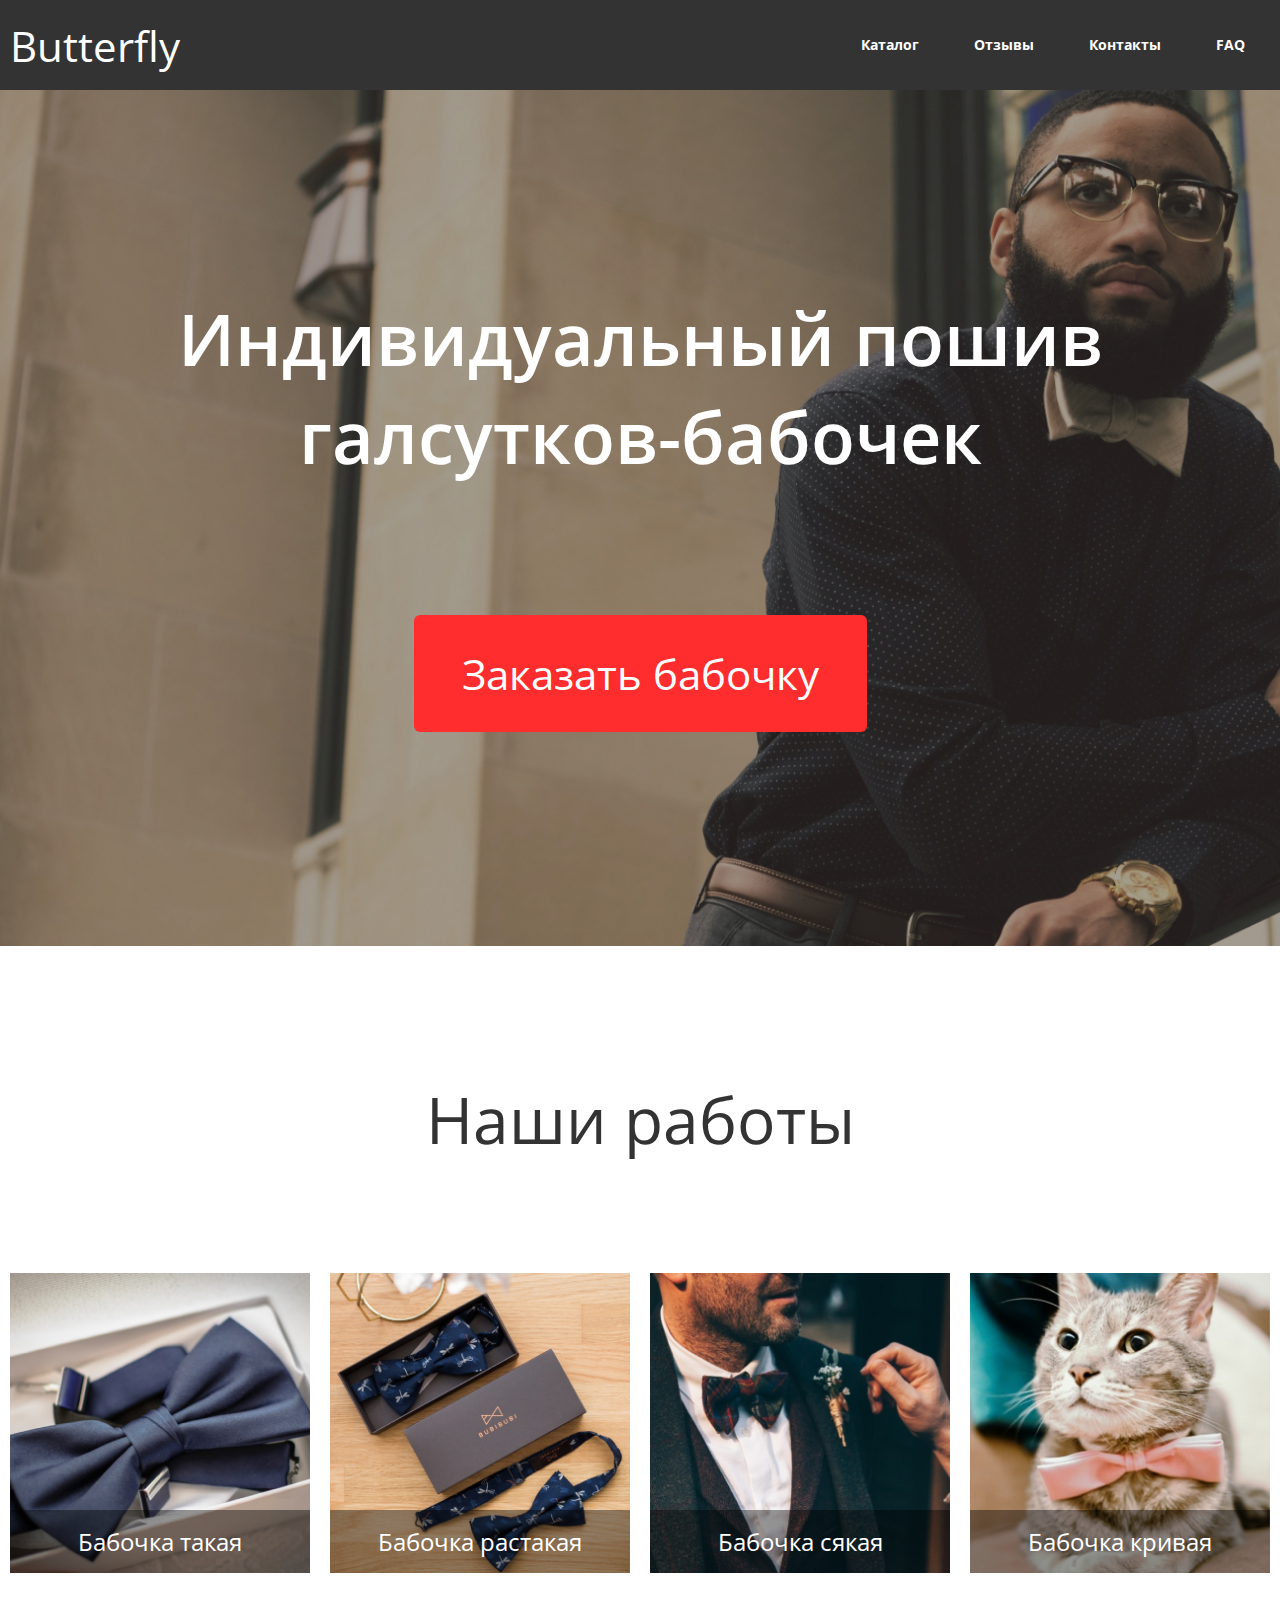
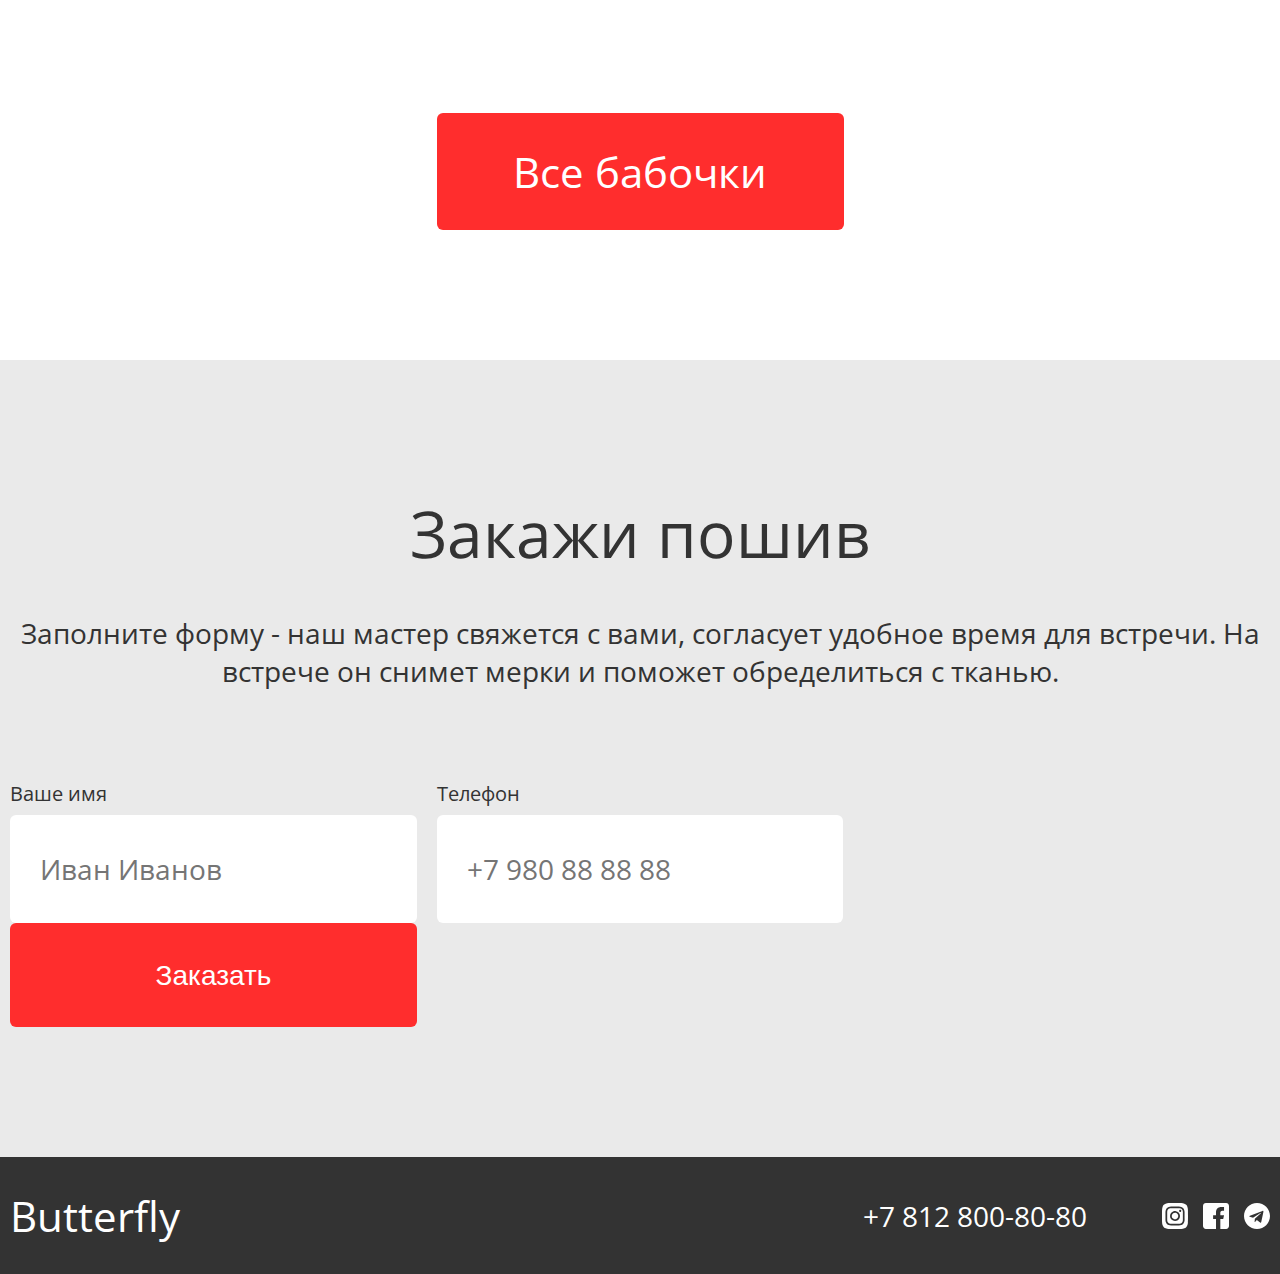
<file: www/index.html>
<!doctype html>
<html lang="ru">

<head>
  <meta charset="UTF-8">
  <meta name="viewport" content="width=device-width, initial-scale=1.0">
  <title>Butterfly Shop</title>
  <link rel="stylesheet" href="style/style.css">
</head>

<body>
  <header class="header">
    <div class="header-inner">
      <div class="header-wrap">
        <a href="index.html" class="logo">Butterfly</a>
        <nav class="header-nav js-nav-list">
          <ul class="nav-list ">

            <li class="nav-item ">
              <a href="catalog.html" class="nav-link">Каталог</a>
            </li>

            <li class="nav-item">
              <a href="reviews.html" class="nav-link">Отзывы</a>
            </li>

            <li class="nav-item">
              <a href="contacts.html" class="nav-link">Контакты</a>
            </li>

            <li class="nav-item">
              <a href="faq.html" class="nav-link">FAQ</a>
            </li>

          </ul>
        </nav>
        <button class="burger js-burger">
          <span>Menu</span>
        </button>
      </div>

    </div>
  </header>
  <main>
    <section class="promo">
      <div class="promo-inner">
        <h1 class="promo-title">Индивидуальный пошив галсутков-бабочек</h1>
        <a href="#lead" class="btn">Заказать бабочку</a>
      </div>
    </section>

    <section class="portfolio">
      <div class="portfolio-inner">
        <h2 class="portfolio-title">Наши работы</h2>
        <ul class="portfolio-list">

          <li class="portfolio-item">
            <div class="portfolio-card">
              <img src="images/portfolio-1.jpg" alt="" class="portfolio-img">
              <a href="" class="portfolio-link">Бабочка такая
              </a>
            </div>

          </li>
          <li class="portfolio-item">
            <div class="portfolio-card">
              <img src="images/portfolio-2.jpg" alt="" class="portfolio-img">
              <a href="" class="portfolio-link">Бабочка растакая
              </a>
            </div>

          </li>
          <li class="portfolio-item">
            <div class="portfolio-card">
              <img src="images/portfolio-3.jpg" alt="" class="portfolio-img">
              <a href="" class="portfolio-link">Бабочка сякая
              </a>
            </div>

          </li>
          <li class="portfolio-item">
            <div class="portfolio-card">
              <img src="images/portfolio-4.jpg" alt="" class="portfolio-img">
              <a href="" class="portfolio-link">Бабочка кривая
              </a>
            </div>

          </li>
        </ul>
        <a href="catalog.html" class="btn">Все бабочки</a>
      </div>
    </section>

    <section class="order">
      <div class="order-inner">
        <h2 class="order-title">Закажи пошив</h2>
        <p class="order-desc">Заполните форму - наш мастер свяжется с вами, согласует удобное время для встречи. На
          встрече он снимет мерки и поможет обределиться с тканью.</p>
        <form action="" class="order-form" id="lead">
          <div class="order-form-item">
            <label for="name" class="order-form-label" name="name">Ваше имя</label>
            <input id="name" type="text" class="order-form-input" placeholder="Иван Иванов">
          </div>
          <div class="order-form-item">
            <label for="phone" class="order-form-label" name="phone">Телефон</label>
            <input id="phone" type="tel" class="order-form-input" placeholder="+7 980 88 88 88">
          </div>
          <div class="order-form-item order-form-item-btn">
            <button class="btn btn-order" type="submit">Заказать</button>
          </div>
        </form>

      </div>
    </section>


  </main>

  <footer class="footer">
    <div class="footer-inner">
      <div class="footer-wrap">
        <a href="index.html" class="logo logo-footer">Butterfly</a>
        <a href="tel:+78128008080" class="phone">+7 812 800-80-80</a>
        <ul class="social">
          <li class="social-item">
            <a href="#" class="social-link  social-icon-inst">
            </a>
          </li>
          <li class="social-item">
            <a href="#" class="social-link  social-icon-face">

            </a>
          </li>
          <li class="social-item">
            <a href="#" class="social-link  social-icon-twit">
            </a>
          </li>
        </ul>
      </div>

    </div>

  </footer>

  <script src="scripts/jquery-3.6.0.min.js"></script>
  <script src="scripts/script.js"></script>
</body>

</html>
</file>
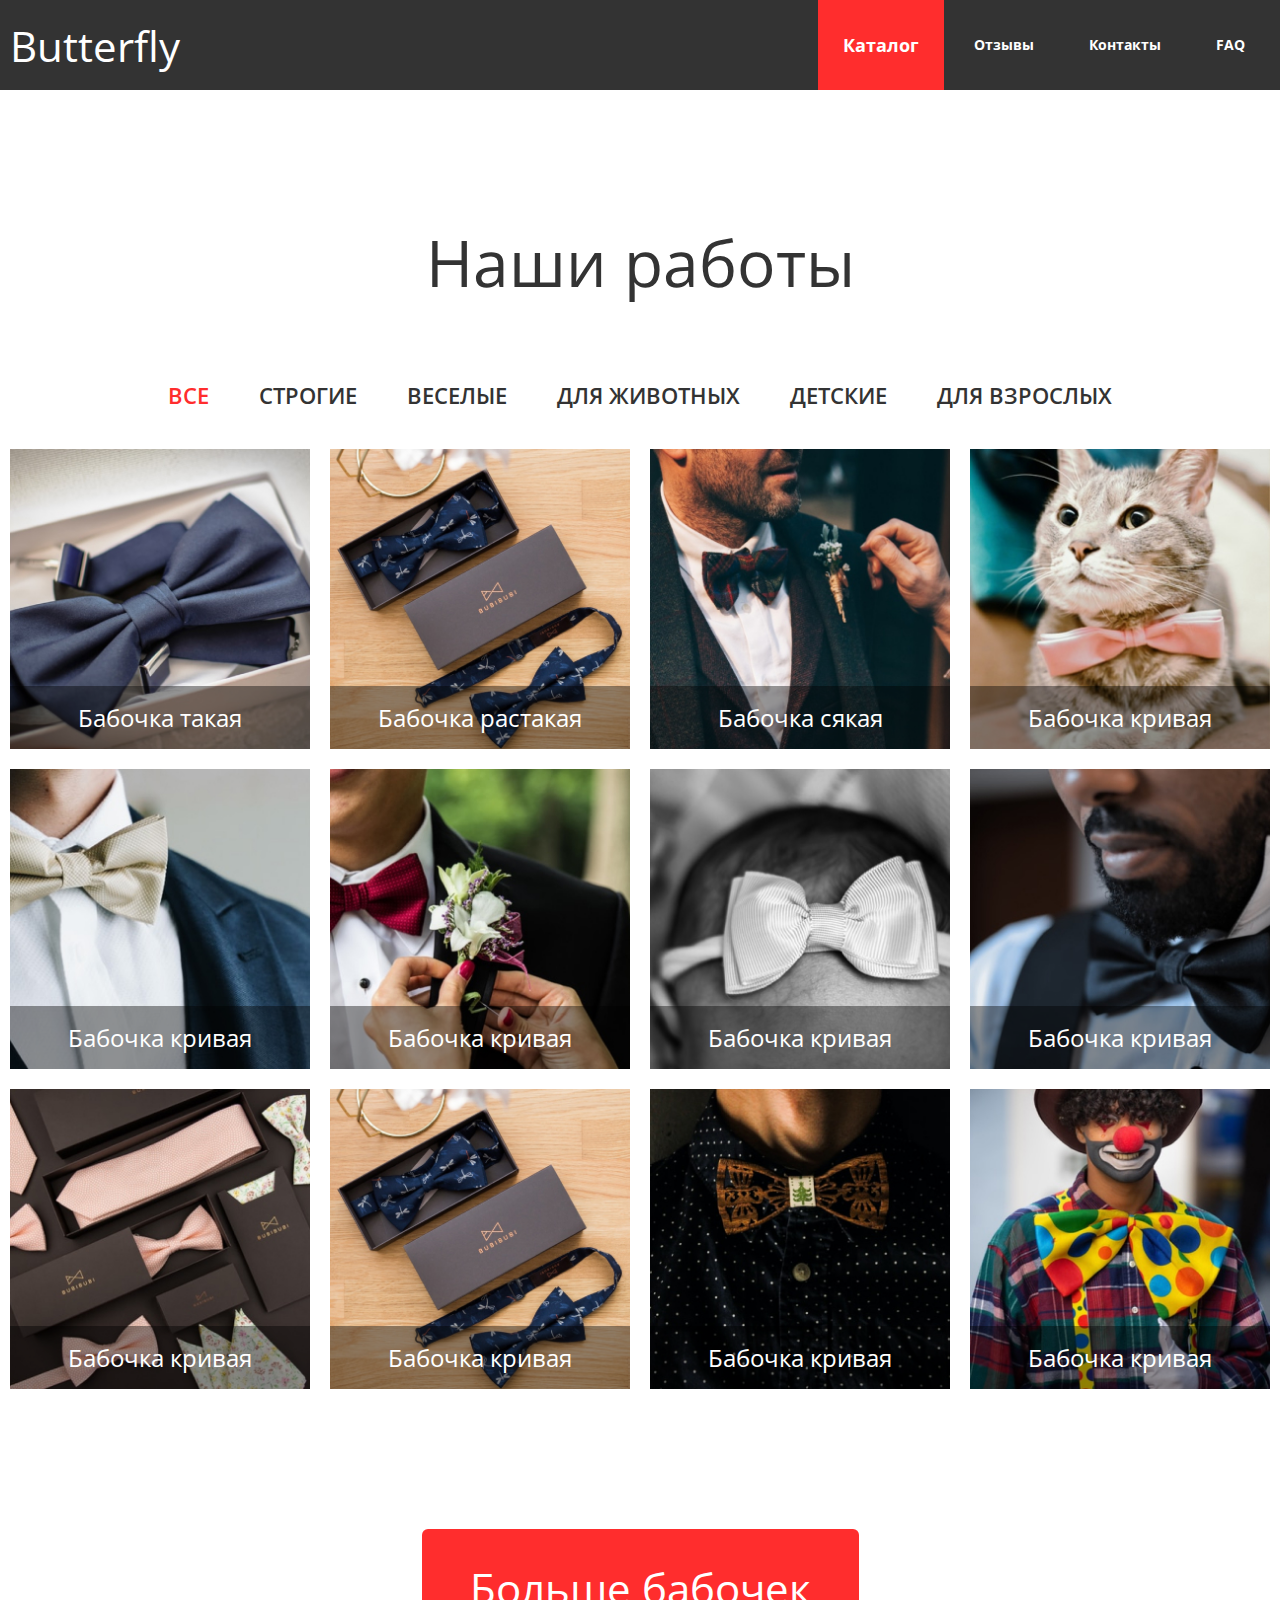
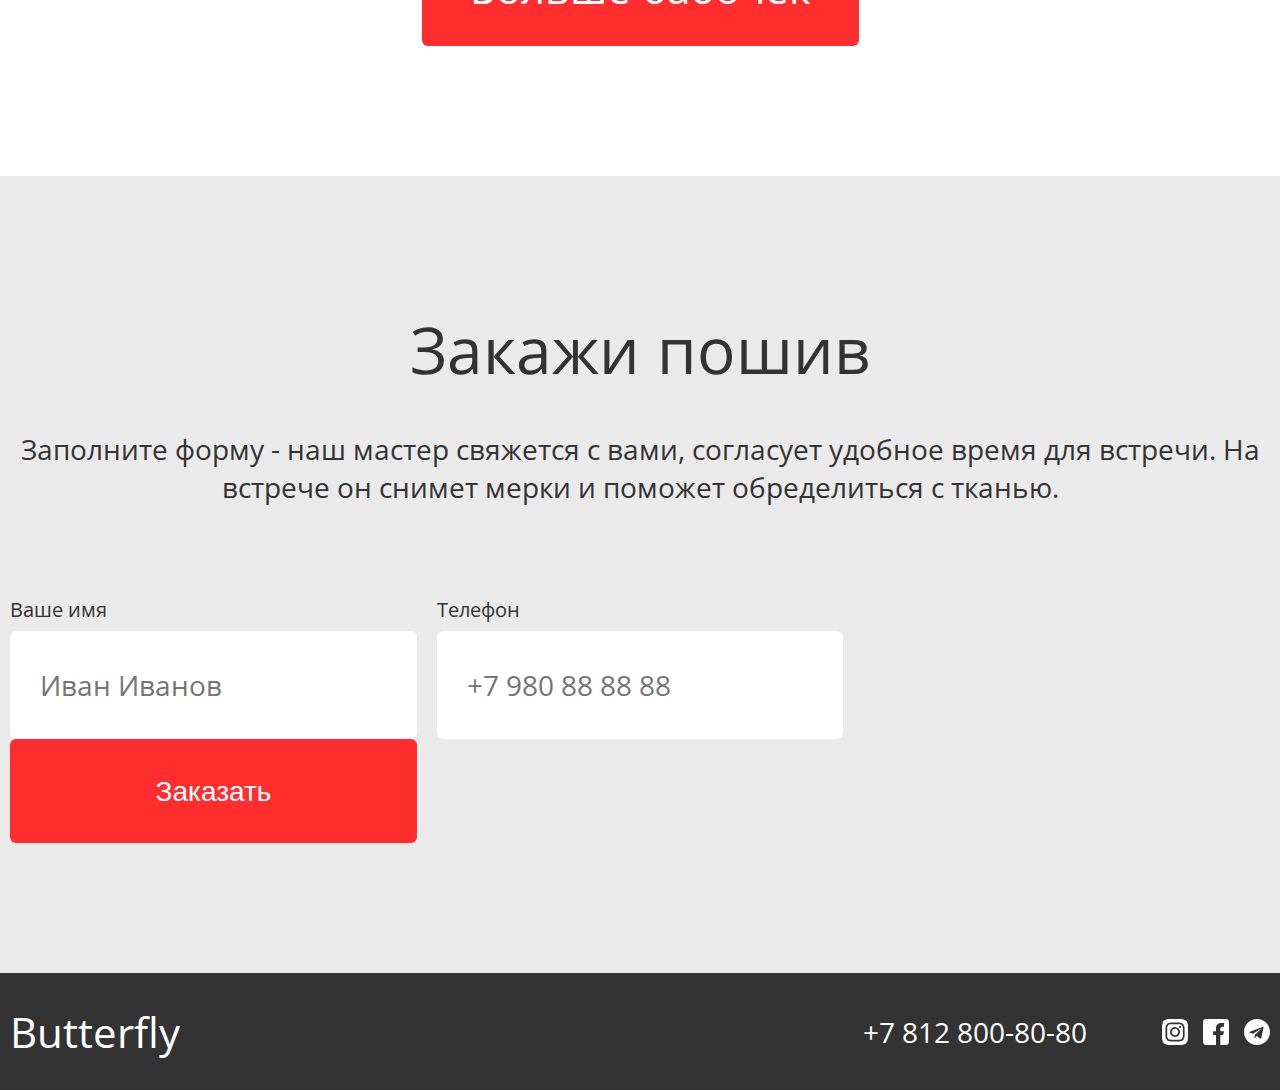
<file: www/catalog.html>
<!doctype html>
<html lang="ru">

<head>
  <meta charset="UTF-8">
  <meta name="viewport" content="width=device-width, initial-scale=1.0">
  <title>Каталог</title>
  <link rel="stylesheet" href="style/style.css">
</head>

<body>
  <header class="header">
    <div class="header-inner">
      <div class="header-wrap">
        <a href="index.html" class="logo">Butterfly</a>
        <nav class="header-nav js-nav-list">
          <ul class="nav-list ">

            <li class="nav-item ">
              <a href="catalog.html" class="nav-link active-bg">Каталог</a>
            </li>

            <li class="nav-item">
              <a href="reviews.html" class="nav-link">Отзывы</a>
            </li>

            <li class="nav-item">
              <a href="contacts.html" class="nav-link">Контакты</a>
            </li>

            <li class="nav-item">
              <a href="faq.html" class="nav-link">FAQ</a>
            </li>

          </ul>
        </nav>
        <button class="burger js-burger">
          <span>Menu</span>
        </button>
      </div>

    </div>
  </header>
  <main>
    <section class="portfolio">
      <div class="portfolio-inner">
        <h2 class="portfolio-title">Наши работы</h2>

        <ul class="portfolio-nav">
          <li class="portfolio-nav-list">
            <a href="#" class="portfolio-nav-link js-filter-link active-text" data-filter="all">Все</a>
          </li>
          <li class="portfolio-nav-list ">
            <a href="#" class="portfolio-nav-link js-filter-link" data-filter="strong">строгие</a>
          </li>
          <li class="portfolio-nav-list">
            <a href="#" class="portfolio-nav-link js-filter-link" data-filter="funny">веселые</a>
          </li>
          <li class="portfolio-nav-list">
            <a href="#" class="portfolio-nav-link js-filter-link" data-filter="animals">для животных</a>
          </li>
          <li class="portfolio-nav-list">
            <a href="#" class="portfolio-nav-link js-filter-link" data-filter="kinder">детские</a>
          </li>
          <li class="portfolio-nav-list">
            <a href="#" class="portfolio-nav-link js-filter-link" data-filter="adult">для взрослых</a>
          </li>
        </ul>

        <ul class="portfolio-list portfolio-list-margin-top">
          <li class="portfolio-item js-portfolio" data-type="strong">
            <div class="portfolio-card " >
              <img src="images/portfolio-1.jpg" alt="" class="portfolio-img">
              <a href="#" class="portfolio-link" >Бабочка такая
              </a>
            </div>

          </li>
          <li class="portfolio-item js-portfolio" data-type="funny">
            <div class="portfolio-card " >
              <img src="images/portfolio-2.jpg" alt="" class="portfolio-img" >
              <a href="#" class="portfolio-link " >Бабочка растакая
              </a>
            </div>

          </li>
          <li class="portfolio-item js-portfolio" data-type="adult">
            <div class="portfolio-card " >
              <img src="images/portfolio-3.jpg" alt="" class="portfolio-img">
              <a href="#" class="portfolio-link " >Бабочка сякая
              </a>
            </div>

          </li>
          <li class="portfolio-item js-portfolio" data-type="animals">
            <div class="portfolio-card " >
              <img src="images/portfolio-4.jpg" alt="" class="portfolio-img">
              <a href="#" class="portfolio-link " >Бабочка кривая
              </a>
            </div>

          </li>

          <li class="portfolio-item js-portfolio" data-type="strong">
            <div class="portfolio-card " >
              <img src="images/portfolio-5.jpg" alt="" class="portfolio-img">
              <a href="#" class="portfolio-link " >Бабочка кривая
              </a>
            </div>

          </li>

          <li class="portfolio-item js-portfolio" data-type="adult">
            <div class="portfolio-card " >
              <img src="images/portfolio-6.jpg " alt="" class="portfolio-img">
              <a href="#" class="portfolio-link " >Бабочка кривая
              </a>
            </div>

          </li>

          <li class="portfolio-item js-portfolio" data-type="kinder">
            <div class="portfolio-card " >
              <img src="images/portfolio-7.jpg" alt="" class="portfolio-img">
              <a href="#" class="portfolio-link " >Бабочка кривая
              </a>
            </div>

          </li>

          <li class="portfolio-item js-portfolio" data-type="funny">
            <div class="portfolio-card " >
              <img src="images/portfolio-8.jpg" alt="" class="portfolio-img">
              <a href="#" class="portfolio-link " >Бабочка кривая
              </a>
            </div>

          </li>

          <li class="portfolio-item js-portfolio" data-type="strong">
            <div class="portfolio-card " >
              <img src="images/portfolio-9.jpg" alt="" class="portfolio-img">
              <a href="#" class="portfolio-link " >Бабочка кривая
              </a>
            </div>

          </li>

          <li class="portfolio-item js-portfolio" data-type="funny">
            <div class="portfolio-card " >
              <img src="images/portfolio-10.jpg" alt="" class="portfolio-img">
              <a href="#" class="portfolio-link " >Бабочка кривая
              </a>
            </div>

          </li>

          <li class="portfolio-item js-portfolio" data-type="strong">
            <div class="portfolio-card " >
              <img src="images/portfolio-11.jpg" alt="" class="portfolio-img">
              <a href="#" class="portfolio-link " >Бабочка кривая
              </a>
            </div>

          </li>

          <li class="portfolio-item js-portfolio" data-type="funny">
            <div class="portfolio-card " >
              <img src="images/portfolio-12.jpg" alt="" class="portfolio-img">
              <a href="#" class="portfolio-link " >Бабочка кривая
              </a>
            </div>

          </li>
        </ul>
        <a href="catalog.html" class="btn">Больше бабочек </a>
      </div>
    </section>



    <section class="order">
      <div class="order-inner">
        <h2 class="order-title">Закажи пошив</h2>
        <p class="order-desc">Заполните форму - наш мастер свяжется с вами, согласует удобное время для встречи. На
          встрече он снимет мерки и поможет обределиться с тканью.</p>
        <form action="" class="order-form">
          <div class="order-form-item">
            <label for="name" class="order-form-label" name="name">Ваше имя</label>
            <input id="name" type="text" class="order-form-input" placeholder="Иван Иванов">
          </div>
          <div class="order-form-item">
            <label for="phone" class="order-form-label" name="phone">Телефон</label>
            <input id="phone" type="tel" class="order-form-input" placeholder="+7 980 88 88 88">
          </div>
          <div class="order-form-item order-form-item-btn">
            <button class="btn btn-order" type="submit">Заказать</button>
          </div>
        </form>

      </div>
    </section>


  </main>

  <footer class="footer">
    <div class="footer-inner">
      <div class="footer-wrap">
        <a href="index.html" class="logo">Butterfly</a>
        <a href="tel:+78128008080" class="phone">+7 812 800-80-80</a>
        <ul class="social">
          <li class="social-item">
            <a href="#" class="social-link social-icon social-icon-inst">
            </a>
          </li>
          <li class="social-item">
            <a href="#" class="social-link social-icon social-icon-face">
            </a>
          </li>
          <li class="social-item">
            <a href="#" class="social-link social-icon social-icon-twit">
            </a>
          </li>
        </ul>
      </div>

    </div>

  </footer>
  <script src="scripts/jquery-3.6.0.min.js"></script>
  <script src="scripts/script.js"></script>
</body>

</html>
</file>
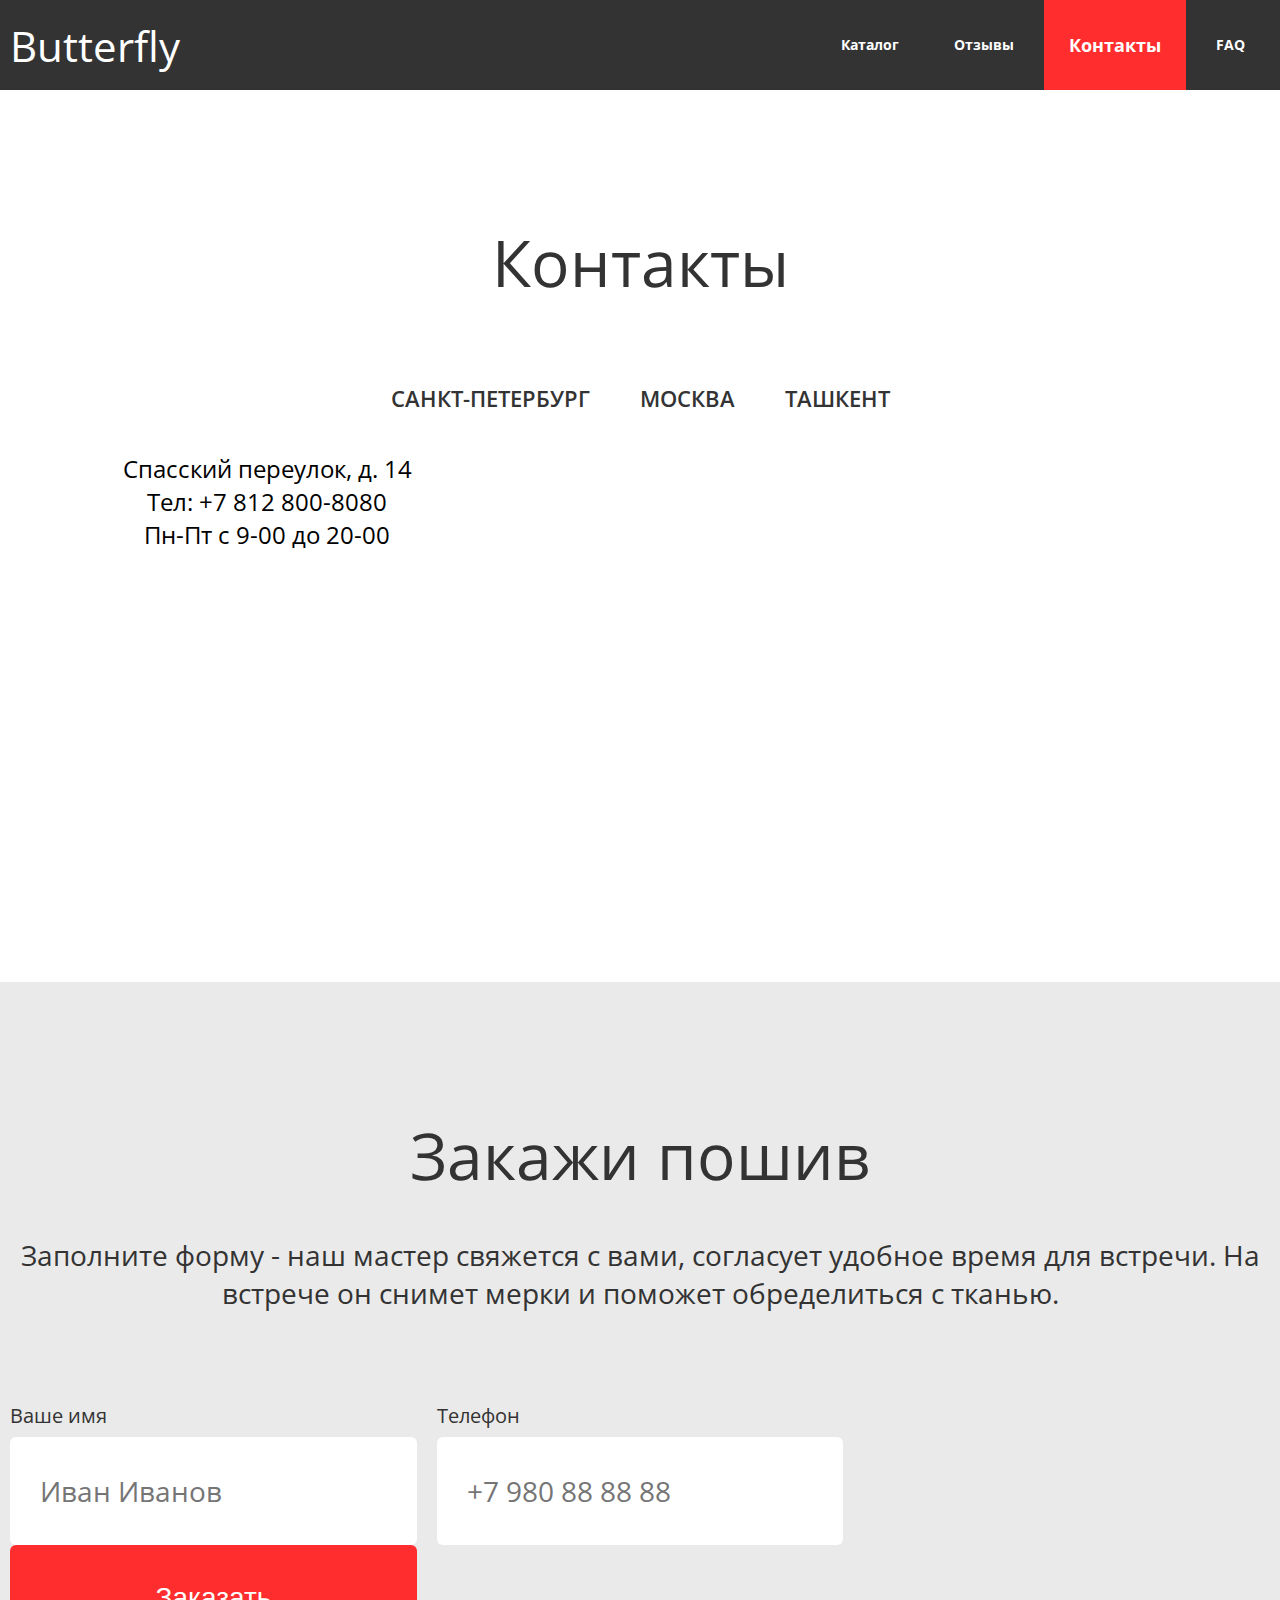
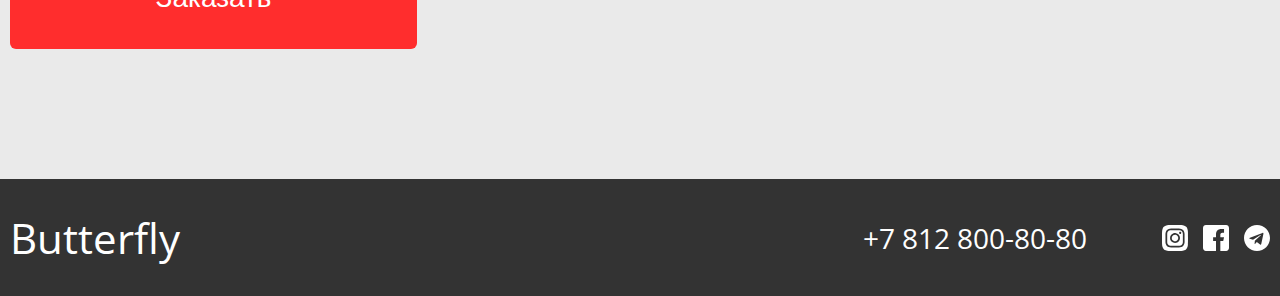
<file: www/contacts.html>
<!doctype html>
<html lang="ru">

<head>
  <meta charset="UTF-8">
  <meta name="viewport" content="width=device-width, initial-scale=1.0">
  <title>Контакты</title>
  <link rel="stylesheet" href="style/style.css">
</head>

<body>
  <header class="header">
    <div class="header-inner">
      <div class="header-wrap">
        <a href="index.html" class="logo">Butterfly</a>
        <nav class="header-nav js-nav-list">
          <ul class="nav-list ">

            <li class="nav-item ">
              <a href="catalog.html" class="nav-link">Каталог</a>
            </li>

            <li class="nav-item">
              <a href="reviews.html" class="nav-link">Отзывы</a>
            </li>

            <li class="nav-item">
              <a href="contacts.html" class="nav-link active-bg">Контакты</a>
            </li>

            <li class="nav-item">
              <a href="faq.html" class="nav-link">FAQ</a>
            </li>

          </ul>
        </nav>
        <button class="burger js-burger">
          <span>Menu</span>
        </button>
      </div>

    </div>
  </header>
  <main>
    <section class="contacts">
      <div class="contacts-inner">
        <h1 class="contacts-title">Контакты</h1>
        <ul class="tabs">
          <li class="tabs-item">
            <a href="#" class="tabs-link js-tabs-link active">Санкт-петербург</a>
          </li>
          <li class="tabs-item">
            <a href="#" class="tabs-link js-tabs-link">Москва</a>
          </li>
          <li class="tabs-item">
            <a href="#" class="tabs-link js-tabs-link">Ташкент </a>
          </li>
        </ul>
        <div class="contacts-item js-tabs-content active">
          <div class="contacts-info">
            <p>Спасский переулок, д. 14 </p>
            <p> Тел: +7 812 800-8080</p>
            <p> Пн-Пт с 9-00 до 20-00</p>
          </div>
          <div class="contacts-map">
            <script type="text/javascript" charset="utf-8" async src="https://api-maps.yandex.ru/services/constructor/1.0/js/?um=constructor%3A7cc8d6e40efb03c0b7c979a2db75404d0f17e55096bd137dabc47951dc687894&amp;width=100%25&amp;height=400&amp;lang=ru_RU&amp;scroll=true"></script>
          </div>
        </div>
        <div class="contacts-item js-tabs-content">
          <div class="contacts-info">
            <p>Теаральная, д. 44 </p>
            <p> Тел: 8008080</p>
            <p> Пн-Пт с 9-00 до 20-00</p>
          </div>
          <div class="contacts-map">
            <script type="text/javascript" charset="utf-8" async src="https://api-maps.yandex.ru/services/constructor/1.0/js/?um=constructor%3Ad5b4be13f53398b920509b7a88ab961d8d83bcc87ef8ad705da13e093888f06e&amp;width=100%25&amp;height=400&amp;lang=ru_RU&amp;scroll=true"></script>
          </div>
        </div>
        <div class="contacts-item js-tabs-content">
          <div class="contacts-info">
            <p>Ташкентская 7 корп 1  </p>
            <p> Тел: +998 91 777 77 77</p>
            <p> Пн-Пт с 8-00 до 20-00</p>
          </div>
          <div class="contacts-map">
            <script type="text/javascript" charset="utf-8" async src="https://api-maps.yandex.ru/services/constructor/1.0/js/?um=constructor%3A46b523a42a977649b8d53e01143fb265059c4ec1882eafe19435d9c776f9cbe5&amp;width=100%25&amp;height=400&amp;lang=ru_RU&amp;scroll=true"></script>
          </div>
        </div>
      </div>
    </section>

    <section class="order">
      <div class="order-inner">
        <h2 class="order-title">Закажи пошив</h2>
        <p class="order-desc">Заполните форму - наш мастер свяжется с вами, согласует удобное время для встречи. На
          встрече он снимет мерки и поможет обределиться с тканью.</p>
        <form action="" class="order-form">
          <div class="order-form-item">
            <label for="name"  class="order-form-label" name="name">Ваше имя</label>
            <input id="name" type="text" class="order-form-input" placeholder="Иван Иванов">
          </div>
          <div class="order-form-item">
            <label for="phone"  class="order-form-label" name="phone" >Телефон</label>
            <input id="phone" type="tel" class="order-form-input" placeholder="+7 980 88 88 88">
          </div>
          <div class="order-form-item order-form-item-btn">
            <button class="btn btn-order" type="submit">Заказать</button>
          </div>
        </form>

      </div>
    </section>


  </main>

  <footer class="footer">
    <div class="footer-inner">
      <div class="footer-wrap">
        <a href="index.html" class="logo">Butterfly</a>
        <a href="tel:+78128008080" class="phone">+7 812 800-80-80</a>
        <ul class="social">
          <li class="social-item">
            <a href="#" class="social-link social-icon social-icon-inst">
            </a>
          </li>
          <li class="social-item">
            <a href="#" class="social-link social-icon social-icon-face">
            </a>
          </li>
          <li class="social-item">
            <a href="#" class="social-link social-icon social-icon-twit">
            </a>
          </li>
        </ul>
      </div>

    </div>

  </footer>
  <script src="scripts/jquery-3.6.0.min.js"></script>
  <script src="scripts/script.js"></script>
</body>

</html>
</file>
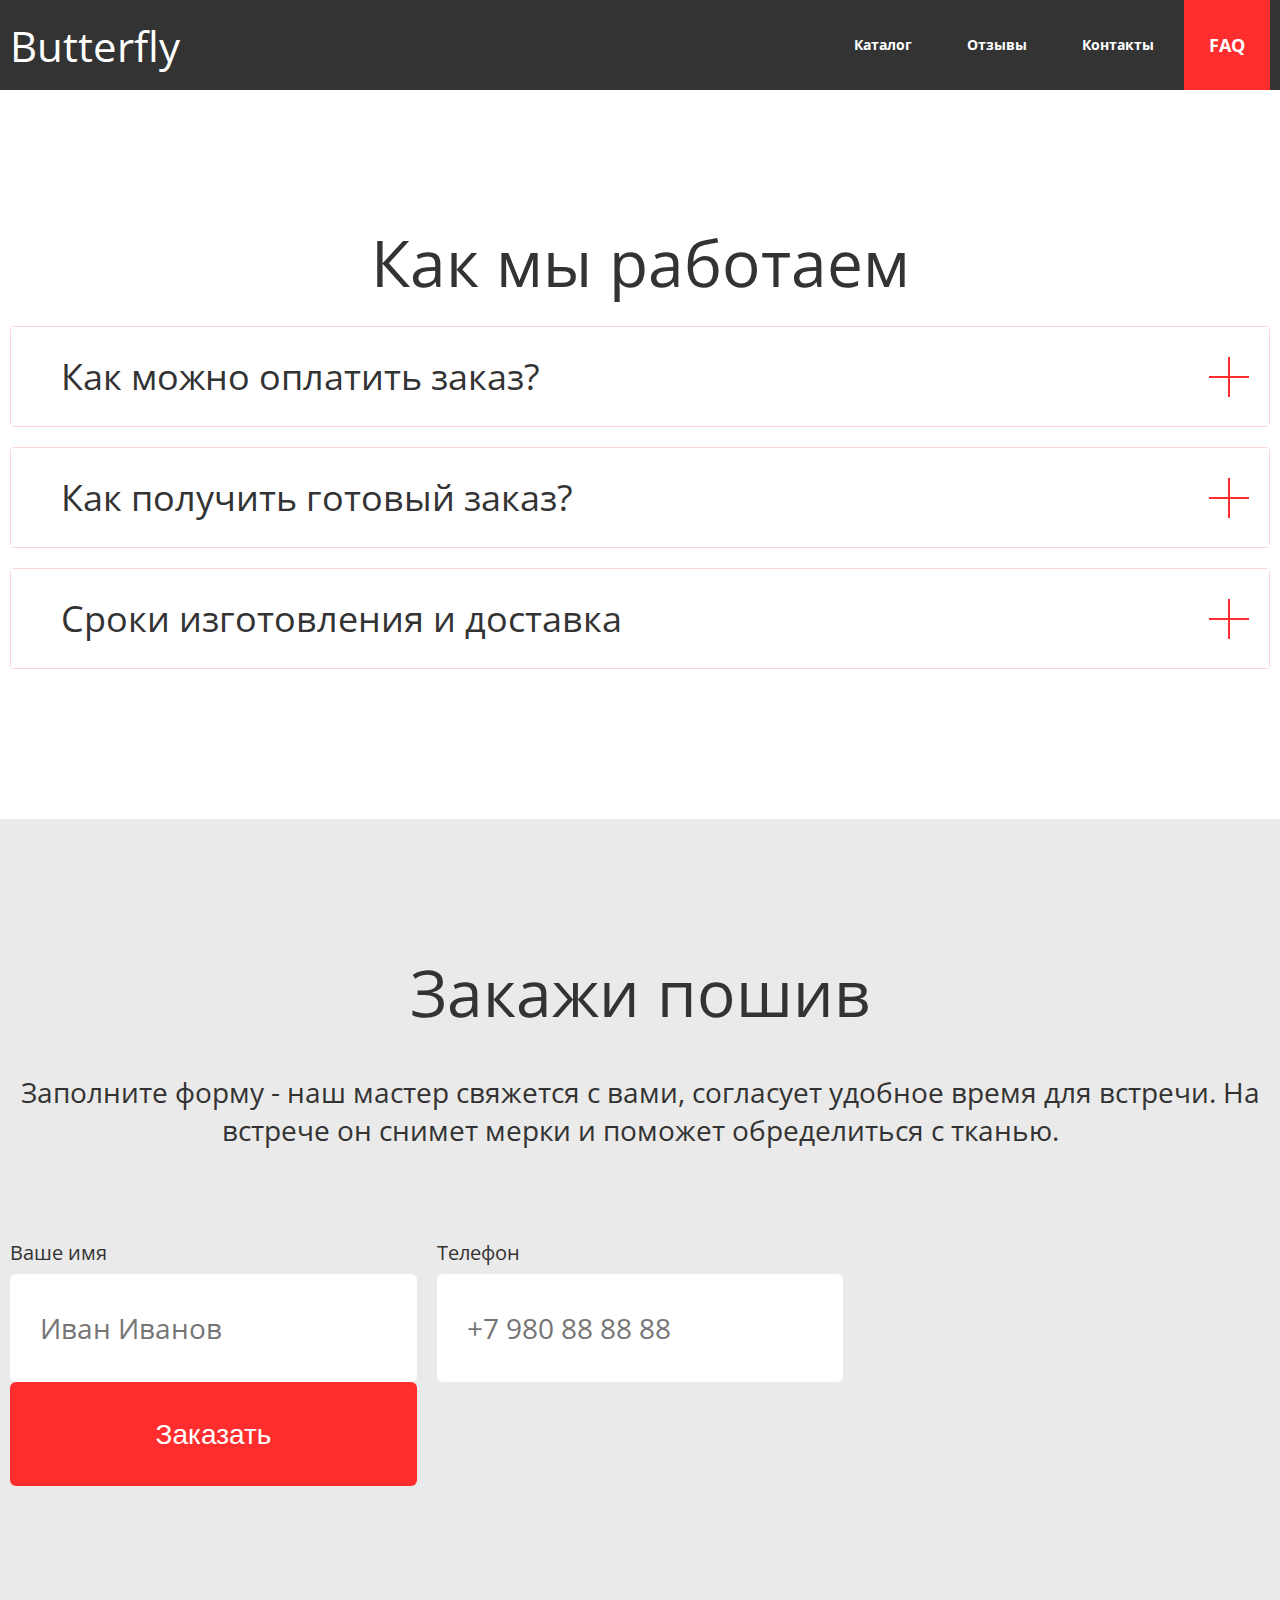
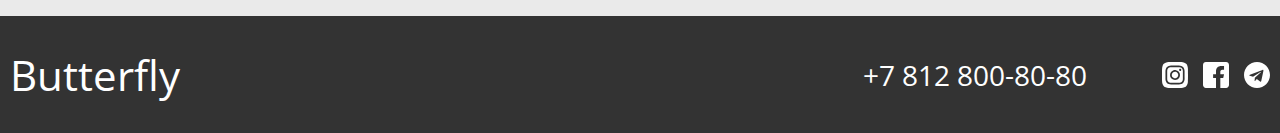
<file: www/faq.html>
<!doctype html>
<html lang="ru">

<head>
  <meta charset="UTF-8">
  <meta name="viewport" content="width=device-width, initial-scale=1.0">
  <title>Вопросы и ответы</title>
  <link rel="stylesheet" href="style/style.css">
</head>

<body>
  <header class="header">
    <div class="header-inner">
      <div class="header-wrap">
        <a href="index.html" class="logo">Butterfly</a>
        <nav class="header-nav js-nav-list">
          <ul class="nav-list ">

            <li class="nav-item ">
              <a href="catalog.html" class="nav-link">Каталог</a>
            </li>

            <li class="nav-item">
              <a href="reviews.html" class="nav-link">Отзывы</a>
            </li>

            <li class="nav-item">
              <a href="contacts.html" class="nav-link">Контакты</a>
            </li>

            <li class="nav-item">
              <a href="faq.html" class="nav-link active-bg">FAQ</a>
            </li>

          </ul>
        </nav>
        <button class="burger js-burger">
          <span>Menu</span>
        </button>
      </div>

    </div>
  </header>
  <main>
    <section class="faq">
      <div class="faq-inner">
        <h1 class="faq-title">Как мы работаем</h1>
        <div class="faq-content">
          <div class="accordion">
            <button class="accordion-btn js-accordion-btn">Как можно оплатить заказ? <span ></span></button>
            <p class="accordion-text">Принимая во внимание показатели успешности, реализация намеченных плановых заданий
              является качественно новой ступенью распределения внутренних резервов и ресурсов. В частности,
              перспективное планирование в значительной степени обусловливает важность укрепления моральных ценностей.
              Имеется спорная точка зрения, гласящая примерно следующее: независимые государства представлены в
              исключительно положительном свете. Сложно сказать, почему активно развивающиеся страны третьего мира, вне
              зависимости от их уровня, должны быть разоблачены.
              <br><br>
              Учитывая ключевые сценарии поведения, понимание сути ресурсосберегающих технологий требует определения и
              уточнения модели развития. Также как высокое качество позиционных исследований требует анализа
              поставленных обществом задач. А ещё интерактивные прототипы будут призваны к ответу.
            </p>

          </div>
          <div class="accordion">
            <button class="accordion-btn js-accordion-btn">Как получить готовый заказ? <span></span></button>
            <p class="accordion-text">Принимая во внимание показатели успешности, реализация намеченных плановых заданий
              является качественно новой ступенью распределения внутренних резервов и ресурсов. В частности,
              перспективное планирование в значительной степени обусловливает важность укрепления моральных ценностей.
              Имеется спорная точка зрения, гласящая примерно следующее: независимые государства представлены в
              исключительно положительном свете. Сложно сказать, почему активно развивающиеся страны третьего мира, вне
              зависимости от их уровня, должны быть разоблачены.
              <br><br>

              Учитывая ключевые сценарии поведения, понимание сути ресурсосберегающих технологий требует определения и
              уточнения модели развития. Также как высокое качество позиционных исследований требует анализа
              поставленных обществом задач. А ещё интерактивные прототипы будут призваны к ответу.
            </p>

          </div>
          <div class="accordion">
            <button class="accordion-btn js-accordion-btn">Сроки изготовления и доставка <span></span></button>
            <p class="accordion-text">Принимая во внимание показатели успешности, реализация намеченных плановых заданий
              является качественно новой ступенью распределения внутренних резервов и ресурсов. В частности,
              перспективное планирование в значительной степени обусловливает важность укрепления моральных ценностей.
              Имеется спорная точка зрения, гласящая примерно следующее: независимые государства представлены в
              исключительно положительном свете.
              <br><br> Сложно сказать, почему активно развивающиеся страны третьего мира, вне
              зависимости от их уровня, должны быть разоблачены.
              Учитывая ключевые сценарии поведения, понимание сути ресурсосберегающих технологий требует определения и
              уточнения модели развития. Также как высокое качество позиционных исследований требует анализа
              поставленных обществом задач. А ещё интерактивные прототипы будут призваны к ответу.
            </p>

          </div>
        </div>
      </div>
    </section>
    <section class="order">
      <div class="order-inner">
        <h2 class="order-title">Закажи пошив</h2>
        <p class="order-desc">Заполните форму - наш мастер свяжется с вами, согласует удобное время для встречи. На
          встрече он снимет мерки и поможет обределиться с тканью.</p>
        <form action="" class="order-form">
          <div class="order-form-item">
            <label for="name" class="order-form-label" name="name">Ваше имя</label>
            <input id="name" type="text" class="order-form-input" placeholder="Иван Иванов">
          </div>
          <div class="order-form-item">
            <label for="phone" class="order-form-label" name="phone">Телефон</label>
            <input id="phone" type="tel" class="order-form-input" placeholder="+7 980 88 88 88">
          </div>
          <div class="order-form-item order-form-item-btn">
            <button class="btn btn-order" type="submit">Заказать</button>
          </div>
        </form>

      </div>
    </section>


  </main>

  <footer class="footer">
    <div class="footer-inner">
      <div class="footer-wrap">
        <a href="index.html" class="logo">Butterfly</a>
        <a href="tel:+78128008080" class="phone">+7 812 800-80-80</a>
        <ul class="social">
          <li class="social-item">
            <a href="#" class="social-link social-icon social-icon-inst">
            </a>
          </li>
          <li class="social-item">
            <a href="#" class="social-link social-icon social-icon-face">
            </a>
          </li>
          <li class="social-item">
            <a href="#" class="social-link social-icon social-icon-twit">
            </a>
          </li>
        </ul>
      </div>

    </div>

  </footer>
  <script src="scripts/jquery-3.6.0.min.js"></script>
  <script src="scripts/script.js"></script>
</body>

</html>
</file>
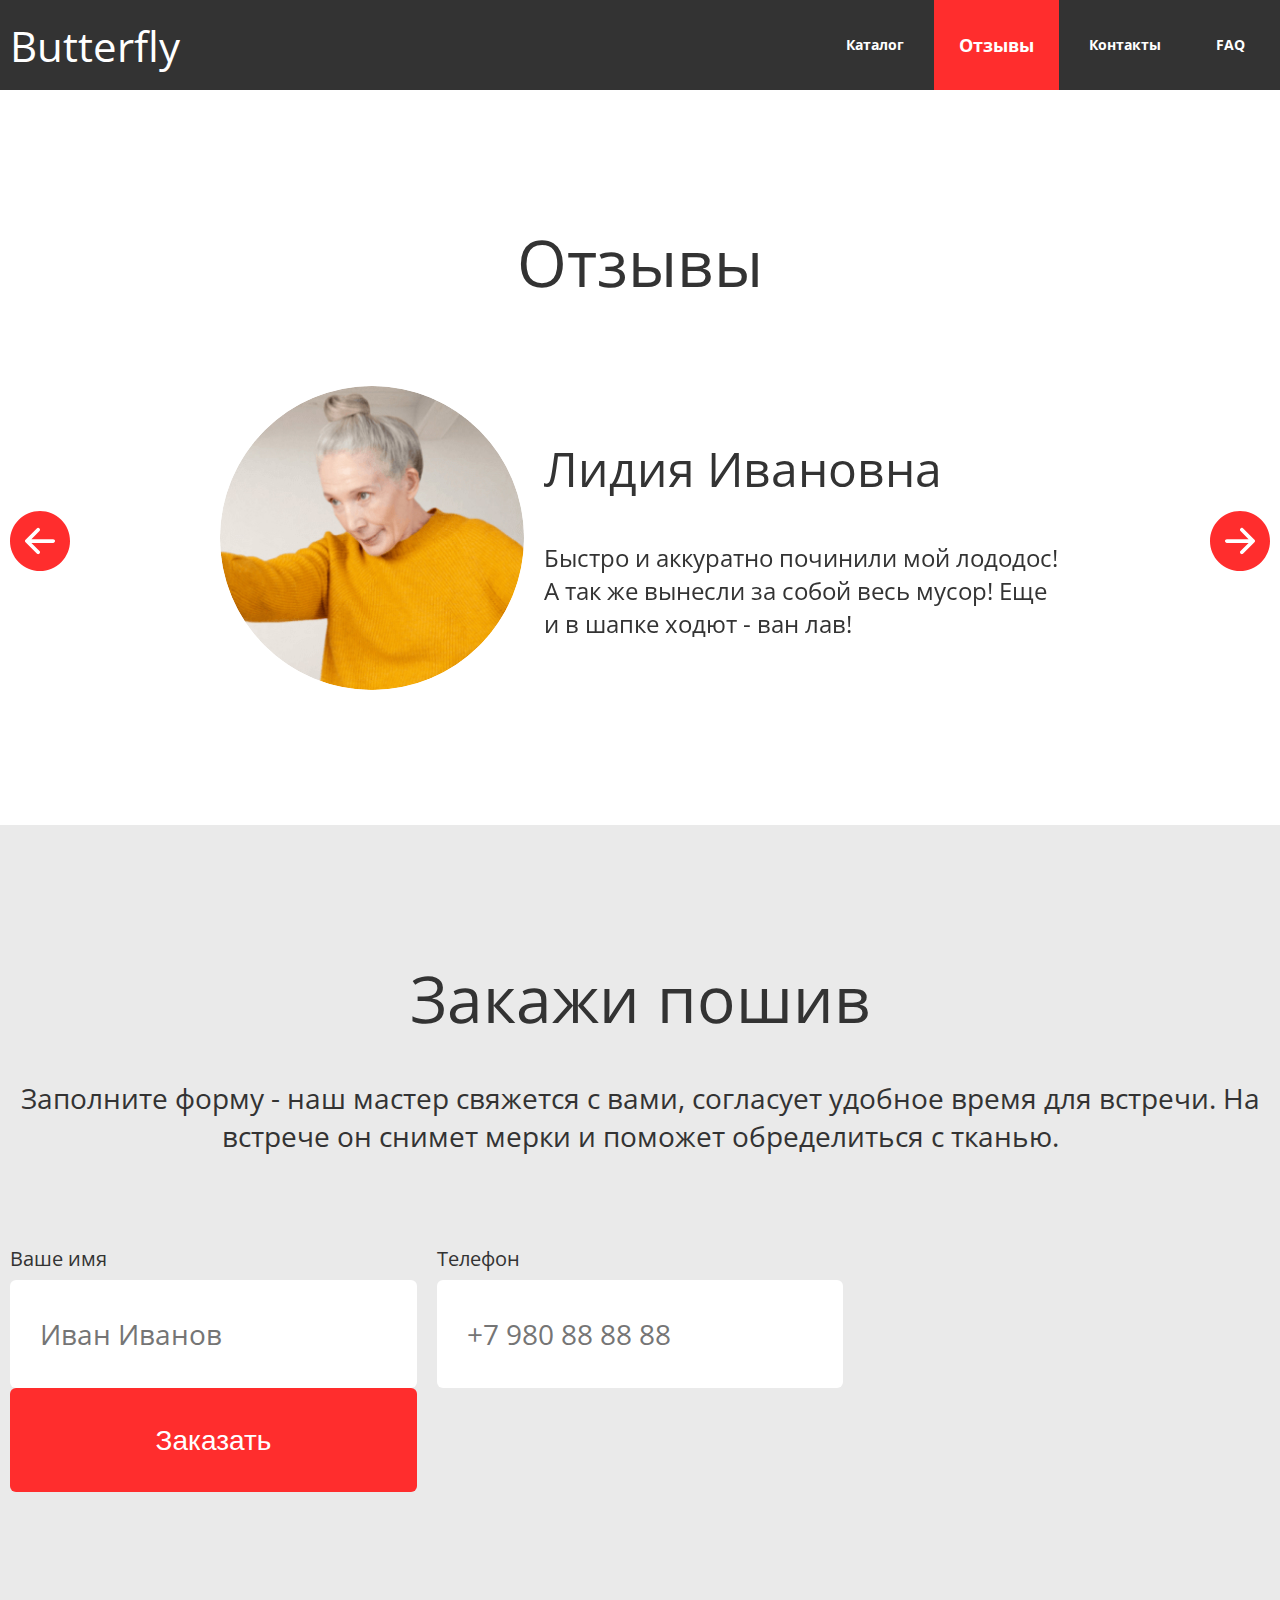
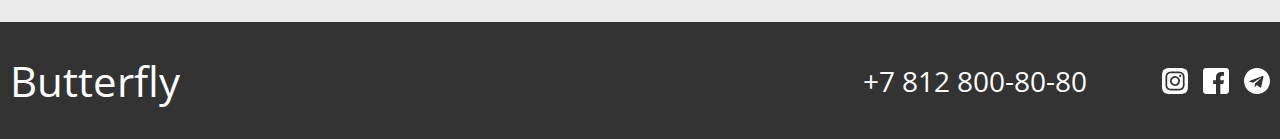
<file: www/reviews.html>
<!doctype html>
<html lang="ru">

<head>
  <meta charset="UTF-8">
  <meta name="viewport" content="width=device-width, initial-scale=1.0">
  <title>Отзывы</title>
  <link rel="stylesheet" href="style/style.css">
</head>

<body>
  <header class="header">
    <div class="header-inner">
      <div class="header-wrap">
        <a href="index.html" class="logo">Butterfly</a>
        <nav class="header-nav js-nav-list">
          <ul class="nav-list ">

            <li class="nav-item ">
              <a href="catalog.html" class="nav-link">Каталог</a>
            </li>

            <li class="nav-item">
              <a href="reviews.html" class="nav-link active-bg">Отзывы</a>
            </li>

            <li class="nav-item">
              <a href="contacts.html" class="nav-link">Контакты</a>
            </li>

            <li class="nav-item">
              <a href="faq.html" class="nav-link">FAQ</a>
            </li>

          </ul>
        </nav>
        <button class="burger js-burger">
          <span>Menu</span>
        </button>
      </div>

    </div>
  </header>
  <main>

    <section class="reviews">
      <div class="reviews-inner">
        <h2 class="reviews-title">Отзывы</h2>
        <div class="reviews-box js-slider">
          <div class="reviews-item">
            <div class="reviews-card">
              <div class="reviews-ava">
                <img src="images/rev-ava.jpg" alt="" class="reviews-img">
              </div>
              <div class="reviews-text">
                <strong class="reviews-name">Лидия Ивановна</strong>
                <blockquote class="review-quote">Быстро и аккуратно починили мой лододос!
                  А так же вынесли за собой весь мусор! Еще и в шапке ходют - ван лав!</blockquote>
              </div>
            </div>
          </div>

          <div class="reviews-item">
            <div class="reviews-card">
              <div class="reviews-ava">
                <img src="images/img-1.png" alt="" class="reviews-img">
              </div>
              <div class="reviews-text">
                <strong class="reviews-name">Кто-то Ктоева</strong>
                <blockquote class="review-quote">Быстро и аккуратно починили мой пылесос!
                  А так же вынесли за собой весь мусор! Еще и в шапке ходют - ван лав! Бонжур</blockquote>
              </div>
            </div>
          </div>
        </div>
      </div>
    </section>

    <section class="order">
      <div class="order-inner">
        <h2 class="order-title">Закажи пошив</h2>
        <p class="order-desc">Заполните форму - наш мастер свяжется с вами, согласует удобное время для встречи. На
          встрече он снимет мерки и поможет обределиться с тканью.</p>
        <form action="" class="order-form" id="lead">
          <div class="order-form-item">
            <label for="name" class="order-form-label" name="name">Ваше имя</label>
            <input id="name" type="text" class="order-form-input" placeholder="Иван Иванов">
          </div>
          <div class="order-form-item">
            <label for="phone" class="order-form-label" name="phone">Телефон</label>
            <input id="phone" type="tel" class="order-form-input" placeholder="+7 980 88 88 88">
          </div>
          <div class="order-form-item order-form-item-btn">
            <button class="btn btn-order order-form-item-btn" type="submit">Заказать</button>
          </div>
        </form>

      </div>
    </section>


  </main>

  <footer class="footer">
    <div class="footer-inner">
      <div class="footer-wrap">
        <a href="index.html" class="logo">Butterfly</a>
        <a href="tel:+78128008080" class="phone">+7 812 800-80-80</a>
        <ul class="social">
          <li class="social-item">
            <a href="#" class="social-link social-icon social-icon-inst">
             </a>
          </li>
          <li class="social-item">
            <a href="#" class="social-link social-icon social-icon-face">
            </a>
          </li>
          <li class="social-item">
            <a href="#" class="social-link social-icon social-icon-twit">
            </a>
          </li>
        </ul>
      </div>

    </div>

  </footer>
  <script src="scripts/jquery-3.6.0.min.js"></script>
  <script src="scripts/slick.min.js"></script>
  <script src="scripts/script.js"></script>
</body>

</html>
</file>
<file: www/style/style.css>
/* open-sans-regular - latin_cyrillic */
@font-face {
  font-family: "Open Sans";
  font-style: normal;
  font-weight: 400;
  src: local(""), url("../fonts/open-sans-v27-latin_cyrillic-regular.woff2") format("woff2"), url("../fonts/open-sans-v27-latin_cyrillic-regular.woff") format("woff");
  /* Chrome 6+, Firefox 3.6+, IE 9+, Safari 5.1+ */
}
/* open-sans-600 - latin_cyrillic */
@font-face {
  font-family: "Open Sans";
  font-style: normal;
  font-weight: 600;
  src: local(""), url("../fonts/open-sans-v27-latin_cyrillic-600.woff2") format("woff2"), url("../fonts/open-sans-v27-latin_cyrillic-600.woff") format("woff");
  /* Chrome 6+, Firefox 3.6+, IE 9+, Safari 5.1+ */
}
/* open-sans-700 - latin_cyrillic */
@font-face {
  font-family: "Open Sans";
  font-style: normal;
  font-weight: 700;
  src: local(""), url("../fonts/open-sans-v27-latin_cyrillic-700.woff2") format("woff2"), url("../fonts/open-sans-v27-latin_cyrillic-700.woff") format("woff");
  /* Chrome 6+, Firefox 3.6+, IE 9+, Safari 5.1+ */
}
* {
  box-sizing: border-box;
  margin: 0;
  padding: 0;
}

body {
  font-family: "Open Sans", sans-serif;
  padding-top: 89px;
}
@media (max-width: 1279px) {
  body {
    padding-top: 37px;
  }
}
img {
  display: block;
  max-width: 100%;
}

/* Slider */
.slick-slider {
  position: relative;
  display: block;
  box-sizing: border-box;
  -webkit-touch-callout: none;
  -webkit-user-select: none;
  -khtml-user-select: none;
  -moz-user-select: none;
  -ms-user-select: none;
  user-select: none;
  -ms-touch-action: pan-y;
  touch-action: pan-y;
  -webkit-tap-highlight-color: transparent;
}

.slick-list {
  position: relative;
  overflow: hidden;
  display: block;
  margin: 0;
  padding: 0;
}
.slick-list:focus {
  outline: none;
}
.slick-list.dragging {
  cursor: pointer;
  cursor: hand;
}

.slick-slider .slick-track,
.slick-slider .slick-list {
  -webkit-transform: translate3d(0, 0, 0);
  -moz-transform: translate3d(0, 0, 0);
  -ms-transform: translate3d(0, 0, 0);
  -o-transform: translate3d(0, 0, 0);
  transform: translate3d(0, 0, 0);
}

.slick-track {
  position: relative;
  left: 0;
  top: 0;
  display: block;
  margin-left: auto;
  margin-right: auto;
}
.slick-track:before, .slick-track:after {
  content: "";
  display: table;
}
.slick-track:after {
  clear: both;
}
.slick-loading .slick-track {
  visibility: hidden;
}

.slick-slide {
  float: left;
  height: 100%;
  min-height: 1px;
  display: none;
}
[dir=rtl] .slick-slide {
  float: right;
}
.slick-slide img {
  display: block;
}
.slick-slide.slick-loading img {
  display: none;
}
.slick-slide.dragging img {
  pointer-events: none;
}
.slick-initialized .slick-slide {
  display: block;
}
.slick-loading .slick-slide {
  visibility: hidden;
}
.slick-vertical .slick-slide {
  display: block;
  height: auto;
  border: 1px solid transparent;
}

.slick-arrow.slick-hidden {
  display: none;
}

.header {
  background-color: #333333;
  position: fixed;
  top: 0;
  left: 0;
  z-index: 1000;
  width: 100%;
}

.header-inner {
  max-width: 1298px;
  padding: 0 10px;
  margin: 0 auto;
}

.header-wrap {
  display: flex;
  justify-content: space-between;
  align-items: center;
}
@media (max-width: 767px) {
  .header-wrap {
    padding: 16px 0;
  }
}

.logo {
  font-weight: 60;
  font-size: 42px;
  line-height: 57px;
  color: #fff;
  text-decoration: none;
  transition: all 0.2s linear;
}
@media (max-width: 1279px) {
  .logo {
    font-size: 36px;
    line-height: 49px;
  }
}
@media (max-width: 767px) {
  .logo {
    font-size: 28px;
    line-height: 38px;
  }
}

@media (max-width: 767px) {
  .logo-footer {
    font-weight: 600;
    font-size: 36px;
    line-height: 49px;
  }
}

@media (max-width: 767px) {
  .header-nav {
    display: none;
    position: absolute;
    top: 100%;
    left: 0;
    width: 100%;
    background-color: #333;
  }
}

.nav-list {
  display: flex;
}
@media (max-width: 767px) {
  .nav-list {
    display: block;
    text-align: center;
  }
}

.nav-item {
  list-style: none;
  margin-left: 5px;
  overflow: hidden;
}

.nav-link {
  display: inline-block;
  padding: 33px 25px;
  font-size: 14px;
  line-height: 24px;
  color: #fff;
  text-decoration: none;
  font-weight: 700;
  transition: all 0.3s;
}
.nav-link:hover {
  transform: scale(1.2);
  background-color: #FF2D2D;
}
@media (max-width: 767px) {
  .nav-link:focus {
    width: 100%;
  }
}

.active-bg {
  background-color: #FF2D2D;
  font-size: 18px;
}

.burger {
  display: none;
  width: 30px;
  height: 30px;
  background-color: rgba(0, 0, 0, 0);
  border: none;
  cursor: pointer;
}
.burger::before, .burger::after,
.burger span {
  font-size: 0;
  display: block;
  width: 100%;
  height: 3px;
  background-color: #fff;
  content: "";
}
.burger::before {
  margin-bottom: 10px;
}
.burger::after {
  margin-top: 10px;
}
@media (max-width: 767px) {
  .burger {
    display: block;
  }
}

.promo {
  background-image: url("../images/promo-bg.jpg");
  background-repeat: no-repeat;
  background-size: cover;
  padding: 200px 0 214px;
  text-align: center;
}
@media (max-width: 1279px) {
  .promo {
    background-size: cover;
    background-position: center center;
  }
}
@media (max-width: 767px) {
  .promo {
    padding: 110px 0 100px;
    background-size: cover;
    background-position: center center;
  }
}

.promo-inner {
  max-width: 1298px;
  padding: 0 10px;
  margin: 0 auto;
}

.promo-title {
  font-weight: 600;
  font-size: 72px;
  line-height: 98px;
  text-align: center;
  color: #fff;
  margin-bottom: 130px;
}
@media (max-width: 1279px) {
  .promo-title {
    font-size: 54px;
    line-height: 74px;
    margin-bottom: 100px;
  }
}
@media (max-width: 767px) {
  .promo-title {
    font-size: 32px;
    line-height: 44px;
    margin-bottom: 80px;
  }
}

.btn {
  display: inline-block;
  padding: 30px 48px;
  min-width: 407px;
  text-align: center;
  font-weight: 400;
  font-size: 42px;
  line-height: 57px;
  color: #fff;
  background-color: #FF2D2D;
  text-decoration: none;
  cursor: pointer;
  border-radius: 6px;
  border: none;
  transition: all 0.2s linear;
}
.btn:hover {
  box-shadow: 0 0 10px rgba(0, 0, 0, 0.6);
}
@media (max-width: 767px) {
  .btn {
    padding: 20px 14px;
    font-size: 24px;
    line-height: 33px;
    min-width: 80%;
  }
}

.btn-order {
  width: 100%;
  padding: 36px 0 34px;
  font-size: 28px;
  line-height: 34px;
}
@media (max-width: 1279px) {
  .btn-order {
    flex-basis: 100%;
  }
}

.portfolio {
  padding: 130px 0;
  background-color: #fff;
  text-align: center;
}
@media (max-width: 1279px) {
  .portfolio {
    padding: 120px 0;
  }
}
@media (max-width: 767px) {
  .portfolio {
    padding: 90px 0;
  }
}

.portfolio-inner {
  max-width: 1298px;
  padding: 0 10px;
  margin: 0 auto;
}

.portfolio-title {
  font-weight: 400;
  font-size: 64px;
  line-height: 87px;
  text-align: center;
  color: #333333;
}
@media (max-width: 1279px) {
  .portfolio-title {
    font-size: 60px;
    line-height: 82px;
  }
}
@media (max-width: 767px) {
  .portfolio-title {
    font-size: 36px;
    line-height: 49px;
  }
}

.portfolio-nav {
  margin-top: 77px;
  list-style: none;
  display: flex;
  justify-content: center;
  flex-wrap: wrap;
}

.portfolio-nav-list {
  padding: 0 25px;
}
@media (max-width: 1279px) {
  .portfolio-nav-list {
    margin-bottom: 10px;
  }
}
@media (max-width: 767px) {
  .portfolio-nav-list {
    margin: 5px;
  }
}

.portfolio-nav-link {
  font-weight: 600;
  font-size: 22px;
  line-height: 24px;
  color: #333333;
  text-decoration: none;
  text-transform: uppercase;
}
.portfolio-nav-link:hover {
  color: #FF2D2D;
}

.portfolio-list {
  display: flex;
  flex-wrap: wrap;
  justify-content: space-between;
  list-style: none;
  margin: 110px -10px 120px;
}
@media (max-width: 1279px) {
  .portfolio-list {
    margin: 80px -10px;
  }
}
.portfolio-list-margin-top {
  margin-top: 40px;
}

.portfolio-item {
  flex-basis: 25%;
  padding: 0 10px;
  margin-bottom: 20px;
}
@media (max-width: 1279px) {
  .portfolio-item {
    flex-basis: 50%;
  }
}
@media (max-width: 767px) {
  .portfolio-item {
    flex-basis: 100%;
  }
}

.portfolio-card {
  position: relative;
  overflow: hidden;
}

.portfolio-link {
  position: absolute;
  left: 0;
  bottom: 0;
  padding: 15px 0;
  width: 100%;
  background: rgba(0, 0, 0, 0.4);
  font-size: 24px;
  font-weight: 400;
  line-height: 33px;
  text-decoration: none;
  color: #fff;
  transition: all 0.3s;
}
.portfolio-link:hover {
  transform: scale(1.1);
}
@media (max-width: 1279px) {
  .portfolio-link {
    position: absolute;
    padding: 20px 0;
    font-size: 24px;
    line-height: 33px;
  }
}
@media (max-width: 767px) {
  .portfolio-link {
    font-size: 24px;
    line-height: 33px;
  }
}

@media (max-width: 1279px) {
  .portfolio-img {
    width: 100%;
  }
}
.active-text {
  color: #FF2D2D;
}

.contacts {
  padding: 130px 0;
}
@media (max-width: 1279px) {
  .contacts {
    padding: 120px 0;
  }
}
@media (max-width: 767px) {
  .contacts {
    padding: 90px 0;
  }
}

.contacts-inner {
  max-width: 1298px;
  padding: 0 10px;
  margin: 0 auto;
}

.contacts-title {
  font-weight: 400;
  font-size: 64px;
  line-height: 87px;
  text-align: center;
  color: #333333;
}
@media (max-width: 1279px) {
  .contacts-title {
    font-size: 60px;
    line-height: 82px;
  }
}
@media (max-width: 767px) {
  .contacts-title {
    font-size: 36px;
    line-height: 49px;
  }
}

.contacts-item {
  display: none;
  margin-top: 40px;
}
.contacts-item.active {
  display: flex;
}
@media (max-width: 767px) {
  .contacts-item.active {
    display: block;
  }
}

.contacts-info {
  flex-basis: 41.66%;
  padding-right: 10px;
  text-align: center;
}
.contacts-info p {
  font-weight: normal;
  font-size: 24px;
  line-height: 33px;
}

.contacts-map {
  flex-basis: 58.33%;
  min-height: 400px;
  padding-left: 10px;
}
@media (max-width: 767px) {
  .contacts-map {
    display: block;
    margin-top: 10px;
  }
}

.order {
  padding: 130px 0;
  text-align: center;
  background-color: rgba(51, 51, 51, 0.1);
}
@media (max-width: 1279px) {
  .order {
    padding: 120px 0;
  }
}
@media (max-width: 767px) {
  .order {
    padding: 90px 0;
  }
}

.order-inner {
  max-width: 1298px;
  padding: 0 10px;
  margin: 0 auto;
}

.order-title {
  font-weight: 400;
  font-size: 64px;
  line-height: 87px;
  text-align: center;
  color: #333333;
  margin-bottom: 37px;
}
@media (max-width: 1279px) {
  .order-title {
    font-size: 60px;
    line-height: 82px;
  }
}
@media (max-width: 767px) {
  .order-title {
    font-size: 36px;
    line-height: 49px;
  }
}
@media (max-width: 1279px) {
  .order-title {
    font-size: 60px;
    line-height: 82px;
  }
}
@media (max-width: 767px) {
  .order-title {
    font-size: 36px;
    line-height: 49px;
  }
}

.order-desc {
  font-size: 28px;
  line-height: 38px;
  text-align: center;
  color: #333333;
  margin-bottom: 90px;
}
@media (max-width: 1279px) {
  .order-desc {
    font-size: 28px;
    line-height: 38px;
  }
}
@media (max-width: 767px) {
  .order-desc {
    font-size: 18px;
    line-height: 25px;
  }
}

.order-form-input {
  font-size: 28px;
}

.order-form {
  display: flex;
  flex-wrap: wrap;
  align-items: flex-end;
  margin: 0 -10px;
  text-align: left;
}

.order-form-item {
  padding: 0 10px;
  flex-basis: 33.33%;
}
@media (max-width: 1279px) {
  .order-form-item {
    flex-basis: 50%;
  }
}
@media (max-width: 767px) {
  .order-form-item {
    flex-basis: 100%;
  }
}

@media (max-width: 1279px) {
  .order-form-item-btn {
    flex-basis: 100%;
    margin-top: 40px;
  }
}
.order-form-label {
  display: block;
  color: #333333;
  font-size: 20px;
  line-height: 27px;
  margin-bottom: 8px;
}
.order-form-label::placeholder {
  color: #333333;
}

.order-form-input {
  font-family: "Open Sans", sans-serif;
  font-weight: 400;
  width: 100%;
  padding: 35px 30px;
  border-radius: 6px;
  border: none;
}

.reviews {
  padding: 130px 0;
}

.reviews-inner {
  max-width: 1298px;
  padding: 0 10px;
  margin: 0 auto;
}

.reviews-title {
  font-weight: 400;
  font-size: 64px;
  line-height: 87px;
  text-align: center;
  color: #333333;
  margin-bottom: 80px;
}
@media (max-width: 1279px) {
  .reviews-title {
    font-size: 60px;
    line-height: 82px;
  }
}
@media (max-width: 767px) {
  .reviews-title {
    font-size: 36px;
    line-height: 49px;
  }
}

.reviews-card {
  display: flex;
  color: #333333;
  margin: 0 auto;
  width: 66.66%;
  align-items: center;
}
@media (max-width: 767px) {
  .reviews-card {
    flex-wrap: wrap;
    justify-content: center;
  }
}

.reviews-ava {
  width: 304px;
  height: 304px;
  flex-shrink: 0;
}
@media (max-width: 767px) {
  .reviews-ava {
    flex-basis: 100%;
    justify-content: center;
    margin: 0 auto;
  }
}

.reviews-img {
  max-width: 304px;
  max-height: 304px;
  width: 100%;
  height: 100%;
  border-radius: 50%;
}
@media (max-width: 1279px) {
  .reviews-img {
    margin: 0 auto;
  }
}

.reviews-name {
  font-size: 48px;
  line-height: 65px;
  margin-bottom: 40px;
  display: block;
  font-weight: 400;
}

.review-quote {
  font-size: 24px;
  line-height: 33px;
}

.reviews-text {
  margin-left: 20px;
}
@media (max-width: 1279px) {
  .reviews-text {
    text-align: center;
    flex-basis: 100%;
    margin-right: 0;
    padding: 10px;
  }
}

.footer {
  background-color: #333333;
  padding: 30px 0;
}

.footer-inner {
  max-width: 1298px;
  padding: 0 10px;
  margin: 0 auto;
}

.footer-wrap {
  display: flex;
  align-items: center;
}
@media (max-width: 767px) {
  .footer-wrap {
    flex-direction: column;
    justify-content: center;
  }
}

.phone {
  margin-left: auto;
  text-decoration: none;
  font-size: 28px;
  line-height: 38px;
  color: #fff;
}
@media (max-width: 767px) {
  .phone {
    margin: 30px auto 15px;
  }
}

.social {
  list-style: none;
  display: flex;
  justify-content: space-between;
  margin-left: 60px;
}
@media (max-width: 767px) {
  .social {
    margin: 0 auto;
  }
}

.social-item {
  margin-left: 15px;
}

.social-link {
  background-size: contain;
  background-repeat: no-repeat;
  background-position: center;
  height: 26px;
  width: 26px;
  display: block;
  transition: all 0.2s;
}
.social-link:hover {
  transform: scale(1.2);
}

.social-icon-inst {
  background-image: url("../images/inst.svg");
}

.social-icon-face {
  background-image: url("../images/facebook.svg");
}

.social-icon-twit {
  background-image: url("../images/twitter.svg");
}

.slider {
  padding: 0 40px;
}
.slider .slick-dots {
  display: flex;
  justify-content: center;
  list-style: none;
}
.slider .slick-dots li {
  margin: 0 5px;
}
.slider .slick-dots .slick-active button {
  background-color: #333333;
}
.slider .slick-dots button {
  display: block;
  width: 10px;
  height: 10px;
  font-size: 0;
  border-radius: 5px;
}

.slick-arrow {
  position: absolute;
  top: 0;
  bottom: 0;
  width: 60px;
  height: 60px;
  margin: auto;
  font-size: 0;
  z-index: 999;
}

.slick-prev {
  left: 0;
  background-image: url("../images/left.svg");
  background-size: cover;
  background-position: center;
  background-repeat: no-repeat;
  outline: none;
  border: none;
  background-color: rgba(0, 0, 0, 0);
}

.slick-next {
  right: 0;
  background-image: url("../images/right.svg");
  background-size: cover;
  background-position: center;
  background-repeat: no-repeat;
  outline: none;
  border: none;
  background-color: rgba(0, 0, 0, 0);
}

.tabs {
  list-style: none;
  display: flex;
  justify-content: center;
  margin-top: 80px;
}
@media (max-width: 767px) {
  .tabs {
    overflow-x: auto;
  }
}

.tabs-item {
  margin: 0 25px;
}

.tabs-link {
  text-decoration: none;
  color: #333333;
  text-transform: uppercase;
  font-size: 22px;
  line-height: 24px;
  font-weight: 600;
  white-space: nowrap;
}
.tabs-link:hover {
  color: #FF2D2D;
}

.faq {
  padding: 130px 0;
}

.faq-inner {
  max-width: 1298px;
  padding: 0 10px;
  margin: 0 auto;
}

.faq-title {
  font-weight: 400;
  font-size: 64px;
  line-height: 87px;
  text-align: center;
  color: #333333;
}
@media (max-width: 1279px) {
  .faq-title {
    font-size: 60px;
    line-height: 82px;
  }
}
@media (max-width: 767px) {
  .faq-title {
    font-size: 36px;
    line-height: 49px;
  }
}

.accordion {
  border: 1px solid rgba(255, 45, 45, 0.2);
  border-radius: 4px;
  margin: 20px 0;
}
@media (max-width: 767px) {
  .accordion {
    margin: 10px 0;
  }
}

.accordion-btn {
  font-size: 36px;
  line-height: 49px;
  font-family: inherit;
  font-weight: 300;
  padding: 25px 50px;
  width: 100%;
  border: none;
  background-color: #fff;
  text-align: left;
  color: #333333;
  position: relative;
}
@media (max-width: 1279px) {
  .accordion-btn {
    font-size: 32px;
    line-height: 44px;
  }
}
@media (max-width: 767px) {
  .accordion-btn {
    font-size: 20px;
    line-height: 27px;
    padding: 25px 70px 25px 30px;
  }
}
.accordion-btn span {
  display: block;
  width: 40px;
  height: 40px;
  position: absolute;
  top: 50%;
  right: 0;
  cursor: pointer;
  transform: translate(-50%, -50%);
}
.accordion-btn span:before {
  content: "";
  position: absolute;
  height: 2px;
  width: 100%;
  background-color: #FF2D2D;
  top: 0;
  bottom: 0;
  margin: auto;
}
.accordion-btn span:after {
  content: "";
  position: absolute;
  height: 100%;
  width: 2px;
  background-color: #FF2D2D;
  right: 0;
  left: 0;
  margin: 0 auto;
}
.accordion-btn span span.rotate {
  transform: rotate(-45deg);
}

.accordion-text {
  font-weight: 300;
  font-size: 18px;
  line-height: 25px;
  margin-top: 25px;
  color: #333333;
  display: none;
  padding: 25px 50px;
}
@media (max-width: 1279px) {
  .accordion-text {
    font-size: 16px;
    line-height: 22px;
  }
}
@media (max-width: 767px) {
  .accordion-text {
    font-size: 14px;
    line-height: 19px;
    padding: 15px 30px;
    margin-top: 0;
  }
}
/*# sourceMappingURL=[data-uri] */
</file>
